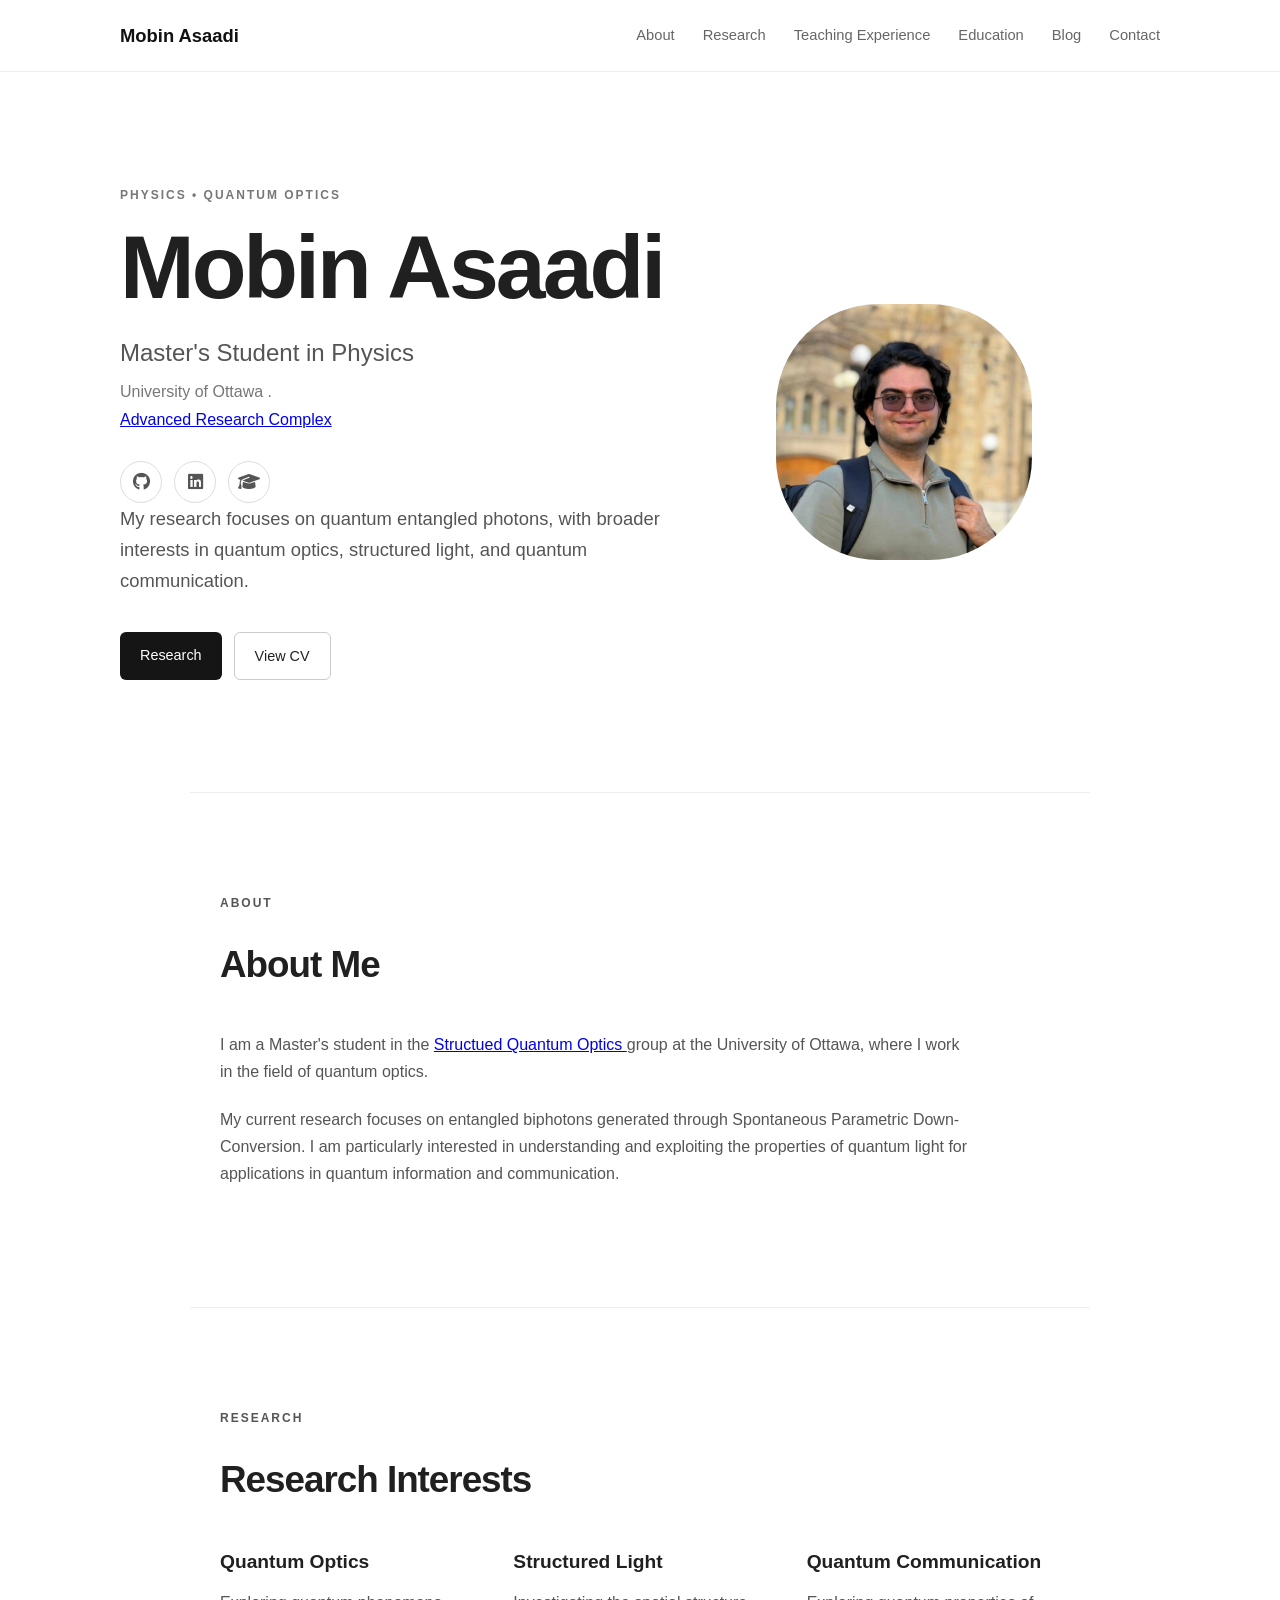
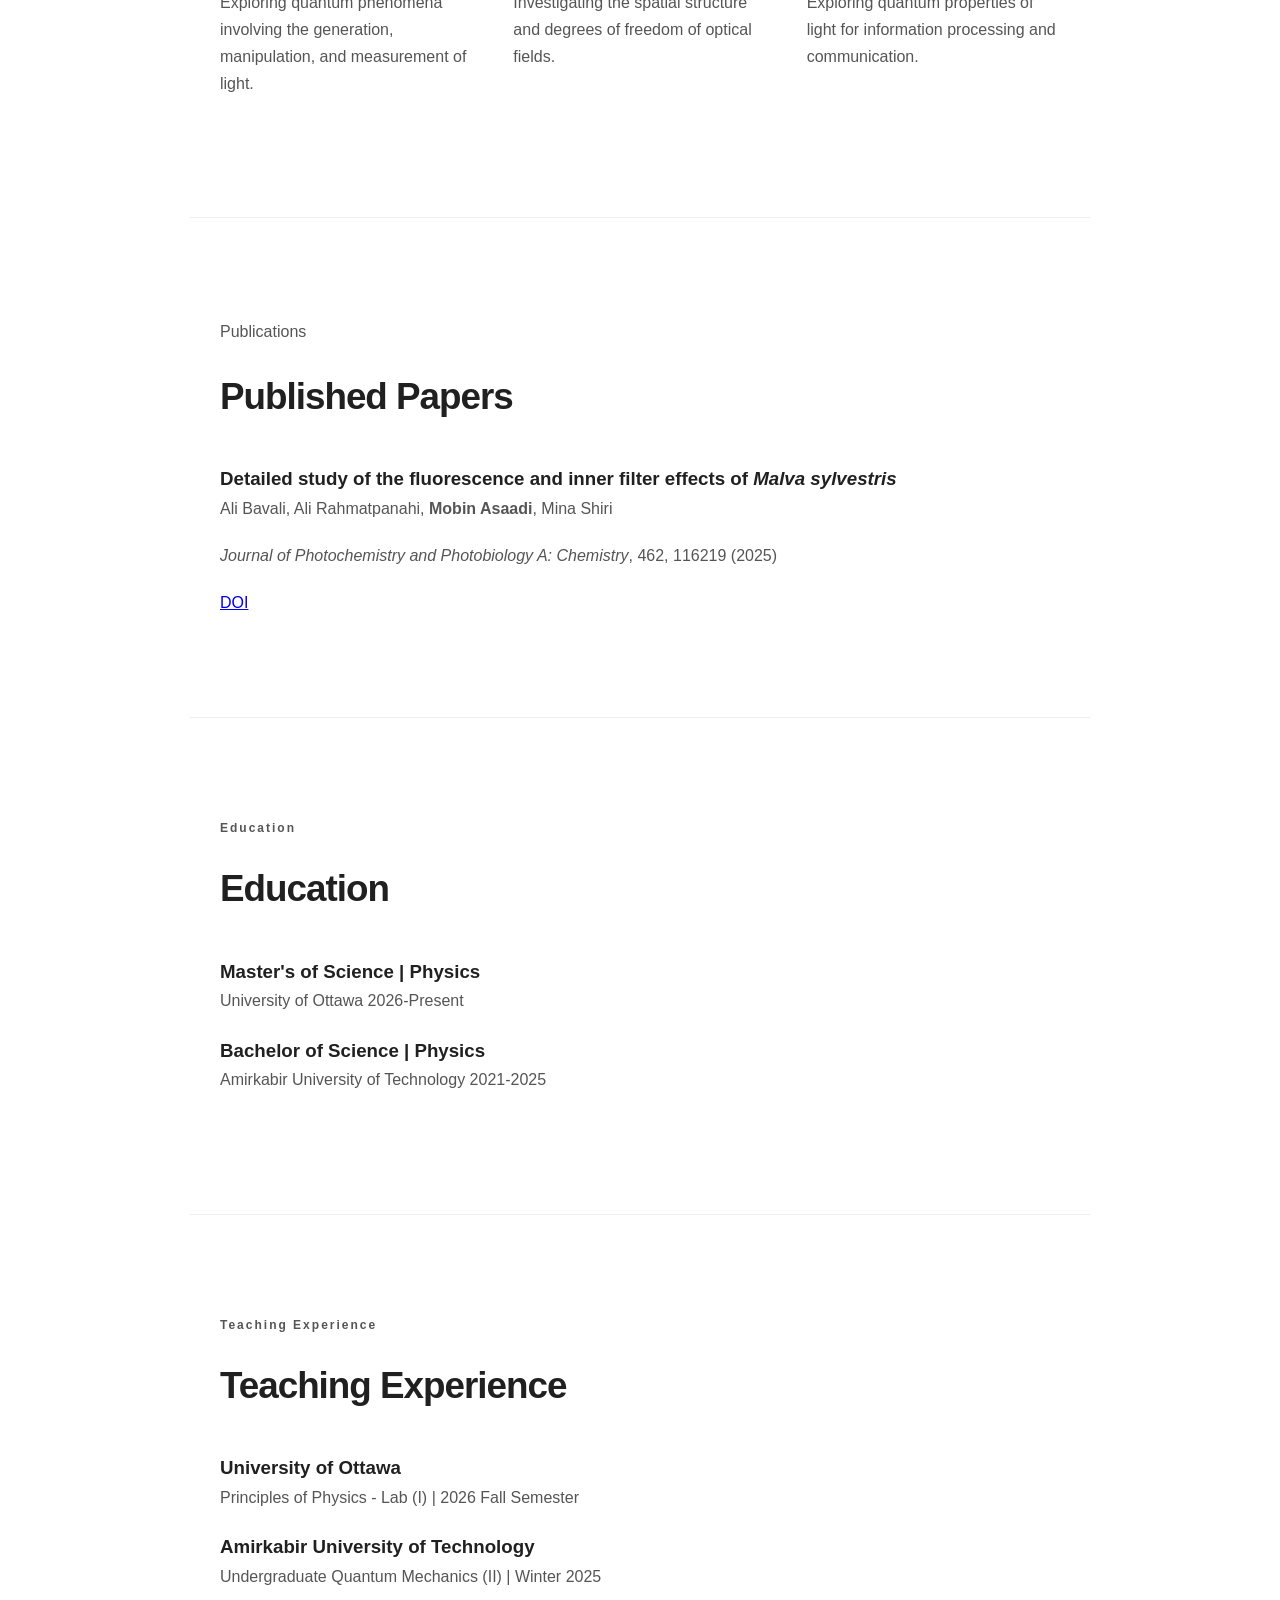
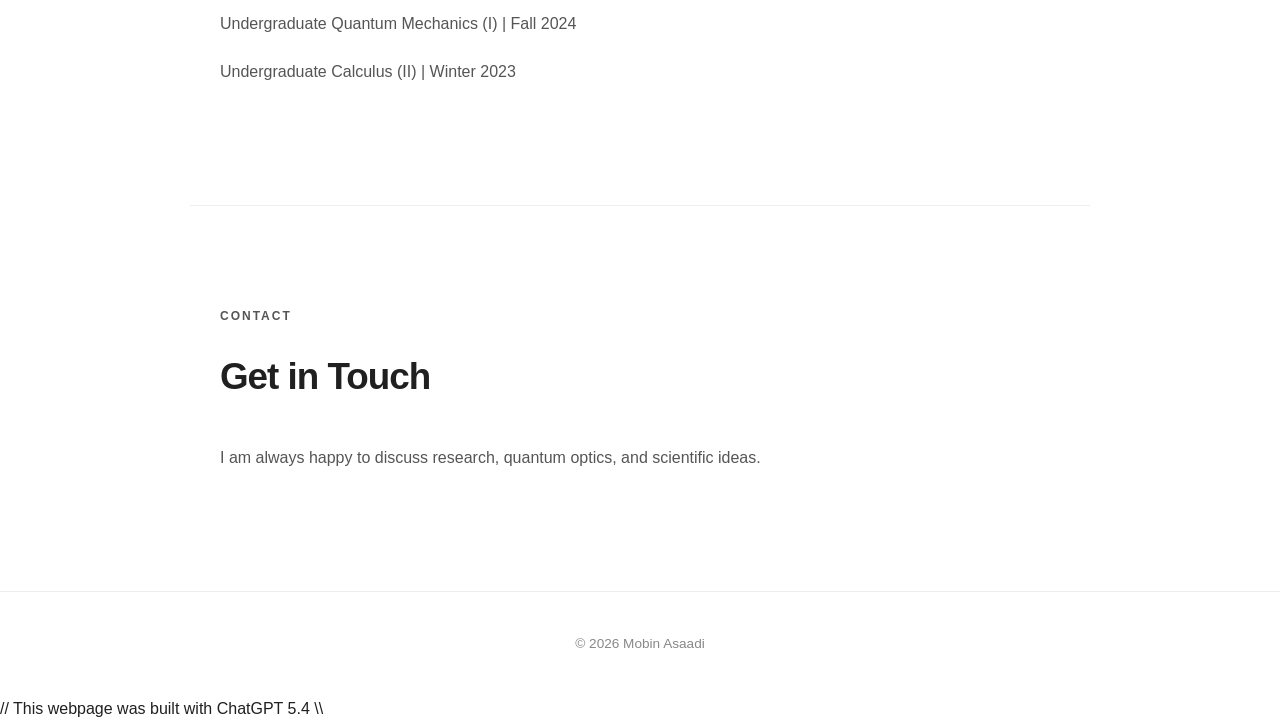
<file: index.html>
<!DOCTYPE html>
<html lang="en">

<head>
    
<title>Mobin Asaadi | Quantum Optics Researcher | uOttawa</title>

    <meta name="description"
      content="Mobin Asaadi is a Physics MSc student at the University of Ottawa researching entangled photons, quantum optics, structured light and quantum communication.">

    <link rel="canonical"
          href="https://mobin7d2.github.io/">
    
    <meta property="og:type" content="profile">
    <meta property="og:title"
          content="Mobin Asaadi | Quantum Optics Researcher">
    <meta property="og:description"
          content="Explore my research in entangled photons, structured light and quantum optics at the University of Ottawa.">
    <meta property="og:url"
          content="https://mobin7d2.github.io/">
    <meta property="og:image"
      content="https://mobin7d2.github.io/MobinAsaadi.png">

    <meta charset="UTF-8">
    <meta name="viewport" content="width=device-width, initial-scale=1.0">

    <link rel="stylesheet" href="style.css">
    <link rel="stylesheet"
          href="https://cdnjs.cloudflare.com/ajax/libs/font-awesome/6.5.2/css/all.min.css">

</head>

<body>

    <!-- Navigation -->
    <header>
        <nav class="navbar">

            <a href="#" class="logo">
                Mobin Asaadi
            </a>

            <div class="nav-links">
                <a href="#about">About</a>
                <a href="#research">Research</a>
                <a href="#Teaching_Experience">Teaching Experience</a>
                <a href="#education">Education</a>
                <a href="blog.html">Blog</a>
                <a href="#contact">Contact</a>
            </div>

        </nav>
    </header>


    <!-- Homepage -->
    <main>

        <section class="hero">

            <div class="hero-text">

                <p class="eyebrow">
                    PHYSICS • QUANTUM OPTICS
                </p>

                <h1>
                    Mobin Asaadi
                </h1>

                <h2>
                Master's Student in Physics
                </h2>
                <p class="affiliation">
                    University of Ottawa . <br>
                    <a href="https://www.uottawa.ca/about-us/administration-services/facilities/campus-maps/building/advanced-research-complex-arc"
                       target="_blank"
                       rel="noopener noreferrer">
                        Advanced Research Complex
                    </a>
                    
                </p>
                
    <!         # Social Media #        >
                
            <p>
                <div class="social-links">
                
                                       <!         # GITHUB #        >
                                       
                    <a href="https://github.com/Mobin7d2"
                       target="_blank"
                       rel="noopener noreferrer"
                       aria-label="GitHub">
                        <i class="fa-brands fa-github"></i>
                    </a>
                                       
                                       <!         # LinkedIn #        >
                                       
                 <a href="https://www.linkedin.com/in/mobin-asaadi-7d2/" 
                       target="_blank"
                       rel="noopener noreferrer"
                       aria-label="LinkedIn">
                        <i class="fa-brands fa-linkedin"></i>
                    </a>
                
                                       <!         # Google Scholar #        >
                    
                 <a href="https://scholar.google.com/citations?user=oWpLB_4AAAAJ&hl=en" 
                       target="_blank"
                       rel="noopener noreferrer"
                       aria-label="Google Scholar">
                        <i class="fa-solid fa-graduation-cap"></i>
                    </a>
                
                </div>
            </p>


                <p class="intro">
                    
                    My research focuses on quantum entangled photons,
                    with broader interests in quantum optics,
                    structured light, and quantum communication.
                </p>

                <div class="hero-buttons">

                    <a href="#research" class="button">
                        Research
                    </a>

                    <a href="./MobinAsaadi_CV_Oct25.pdf" class="button secondary">
                        View CV
                    </a>

                </div>

            </div>


            <!-- Profile Photo -->
            <img
                src="./MobinAsaadi.png"
                alt="Mobin Asaadi"
                class="profile-photo"
                >
                    
                

            

        </section>


        <!-- About -->
        <section id="about" class="section">

            <p class="section-label">
                ABOUT
            </p>

            <h2>
                About Me
            </h2>

            <p>
                I am a Master's student in the <a href="https://sqogroup.ca/Mobin-Asaadi/"
                       target="_blank"
                       rel="noopener noreferrer">
                        Structued Quantum Optics
                    </a> 
                group at the University of Ottawa, where I work in the field of quantum optics.
            </p>

            <p>
                My current research focuses on entangled
                biphotons generated through Spontaneous Parametric Down-Conversion. I am particularly interested in understanding
                and exploiting the properties of quantum light for applications
                in quantum information and communication.
            </p>

        </section>


        <!-- Research -->
        <section id="research" class="section">

            <p class="section-label">
                RESEARCH
            </p>

            <h2>
                Research Interests
            </h2>

            <div class="research-grid">

                <div class="research-item">

                    <h3>
                        Quantum Optics
                    </h3>

                    <p>
                        Exploring quantum phenomena involving the
                        generation, manipulation, and measurement
                        of light.
                    </p>

                </div>


                <div class="research-item">

                    <h3>
                        Structured Light
                    </h3>

                    <p>
                        Investigating the spatial structure and
                        degrees of freedom of optical fields.
                    </p>

                </div>


                <div class="research-item">

                    <h3>
                        Quantum Communication
                    </h3>

                    <p>
                        Exploring quantum properties of light for
                        information processing and communication.
                    </p>

                </div>

            </div>

        </section>

        
        <section id="Publication" class="section">
            <p>
                Publications
            </p>
            
            <h2>
                Published Papers
            </h2>

            <div class="publication">
                <h3>Detailed study of the fluorescence and inner filter effects of <em>Malva sylvestris</em></h3>
            
                <p class="authors">
                    Ali Bavali, Ali Rahmatpanahi, <strong>Mobin Asaadi</strong>, Mina Shiri
                </p>
            
                <p class="journal">
                    <em>Journal of Photochemistry and Photobiology A: Chemistry</em>,
                    462, 116219 (2025)
                </p>
            
                <div class="publication-links">
                    <a href="https://doi.org/10.1016/j.jphotochem.2024.116219"
                       target="_blank"
                       rel="noopener noreferrer">
                        DOI
                    </a>
                </div>
            </div>

        </section>


        <!-- Projects 
        <section id="projects" class="section">

            <p class="section-label">
                PROJECTS
            </p>

            <h2>
                Selected Projects
            </h2>

            <div class="projects-grid">

                <article class="project-card">

                    <h3>
                        Quantum Optics
                    </h3>

                    <p>
                        Research and experimental work involving
                        quantum states of light and entangled photons.
                    </p>

                </article>


                <article class="project-card">

                    <h3>
                        Structured Light
                    </h3>

                    <p>
                        Exploring methods for generating and
                        manipulating structured optical fields.
                    </p>

                </article>


                <article class="project-card">

                    <h3>
                        Computational Physics
                    </h3>

                    <p>
                        Computational projects involving numerical
                        simulation and analysis of physical systems.
                    </p>

                </article>

            </div>

        </section>
-->

    <!-- CV -->
        <!-- <section id="cv" class="section">

            <p class="section-label">
                CV
            </p>

            <h2>
                Curriculum Vitae
            </h2>

            <p>
                For my academic background, research experience,
                publications, and technical skills, please see my
                curriculum vitae.
            </p>

            <a href="#" class="button">
                View CV
            </a>

        </section>
     -->
        
        <!-- Education -->
        <section id="education" class="section">
            <p class="section-label">
                Education
            </p>
            <h2>
                Education
            </h2>
            
            <h3>
                Master's of Science | Physics
            </h3>
            <p>
                University of Ottawa
                2026-Present
            </p>
            <h3>
                Bachelor of Science | Physics
            </h3>
            <p>
                Amirkabir University of Technology
                2021-2025
            </p>
            
            
        </section>

        <!-- Teaching Experience -->
        <section id="Teaching_Experience" class="section">
            <p class="section-label">
                Teaching Experience
            </p>
            <h2>
                Teaching Experience 
            </h2>
            
            <h3>
                University of Ottawa
            </h3>
            <p>
                Principles of Physics - Lab (I) | 2026 Fall Semester 
            </p>
            <h3>
                Amirkabir University of Technology
            </h3>
            <p>
                Undergraduate Quantum Mechanics (II) | Winter 2025
            </p>
            
            <p>
                Undergraduate Quantum Mechanics (I) | Fall 2024
            </p>

            <p>
                Undergraduate Calculus (II) | Winter 2023
            </p>
            
        </section>
        
        

        <!-- Contact -->
        <section id="contact" class="section">

            <p class="section-label">
                CONTACT
            </p>

            <h2>
                Get in Touch
            </h2>

            <p>
                I am always happy to discuss research, quantum optics,
                and scientific ideas.
            </p>

        </section>
          

    </main>


    <!-- Footer -->
    <footer>

        <p>
            © 2026 Mobin Asaadi
        </p>

    </footer>

</body>

</html>


// This webpage was built with ChatGPT 5.4 \\
</file>
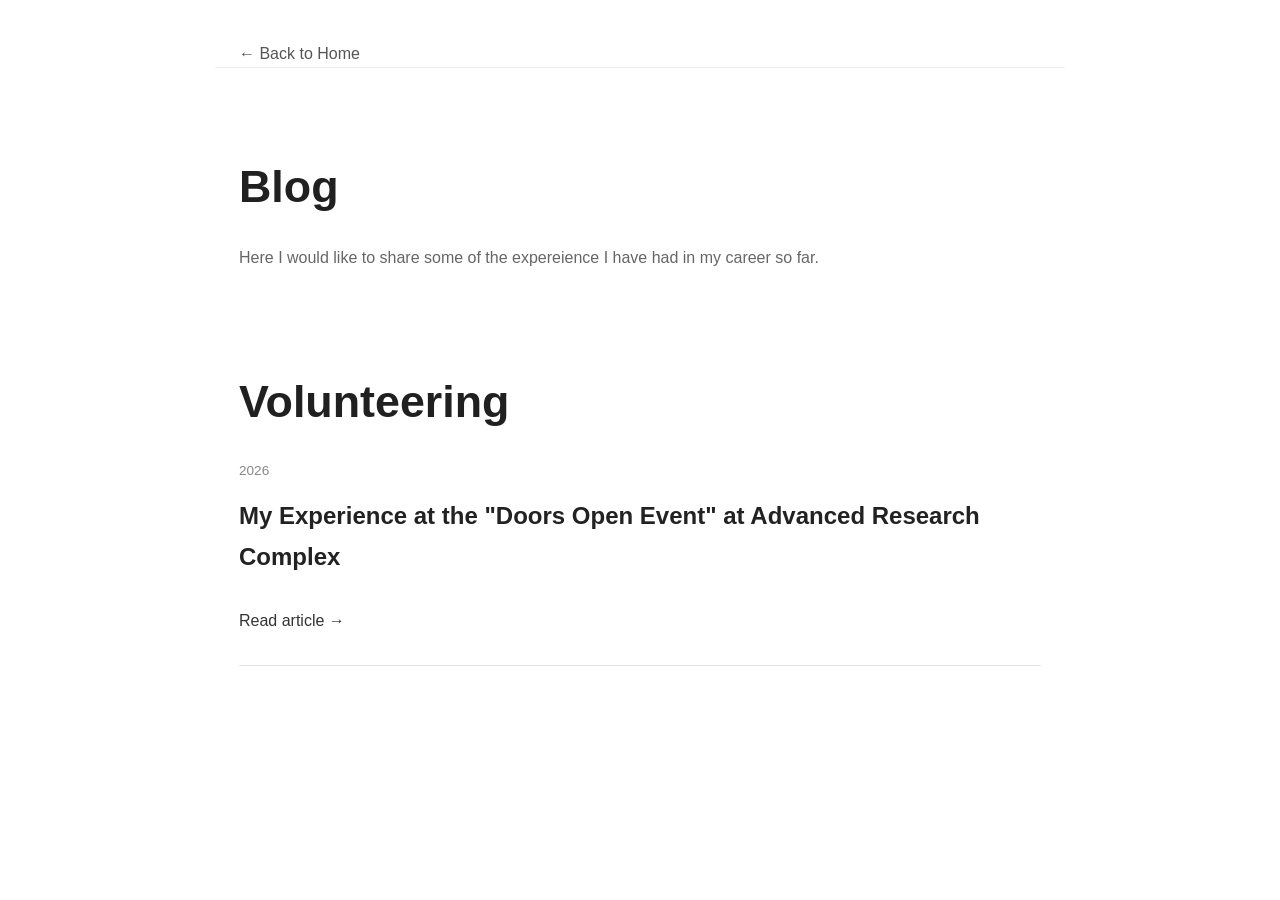
<file: blog.html>
<!DOCTYPE html>
<html lang="en">

<head>
    <meta charset="UTF-8">
    <meta name="viewport"
          content="width=device-width, initial-scale=1.0">

    <title>Blog | Mobin Asaadi</title>

    <link rel="stylesheet" href="style.css">
</head>

<body>

    <header class="blog-header">
        <a href="index.html">← Back to Home</a>
    </header>

    <main class="blog-container">

        <h1>Blog</h1>

        <p class="blog-intro">
            Here I would like to share some of the expereience I have had in my career so far.
        </p>

        <div class="blog-card">
            <h1>
                Volunteering
            </h1>

            <p class="blog-date">2026</p>

            <h2>
                <a href="blog/Doors_Open_2026.html">
                    My Experience at the "Doors Open Event" at Advanced Research Complex
                </a>
            </h2>

            <a href="blog/Doors_Open_2026.html"
               class="read-more">
                Read article →
            </a>

        </div>

    </main>

</body>
</html>
</file>
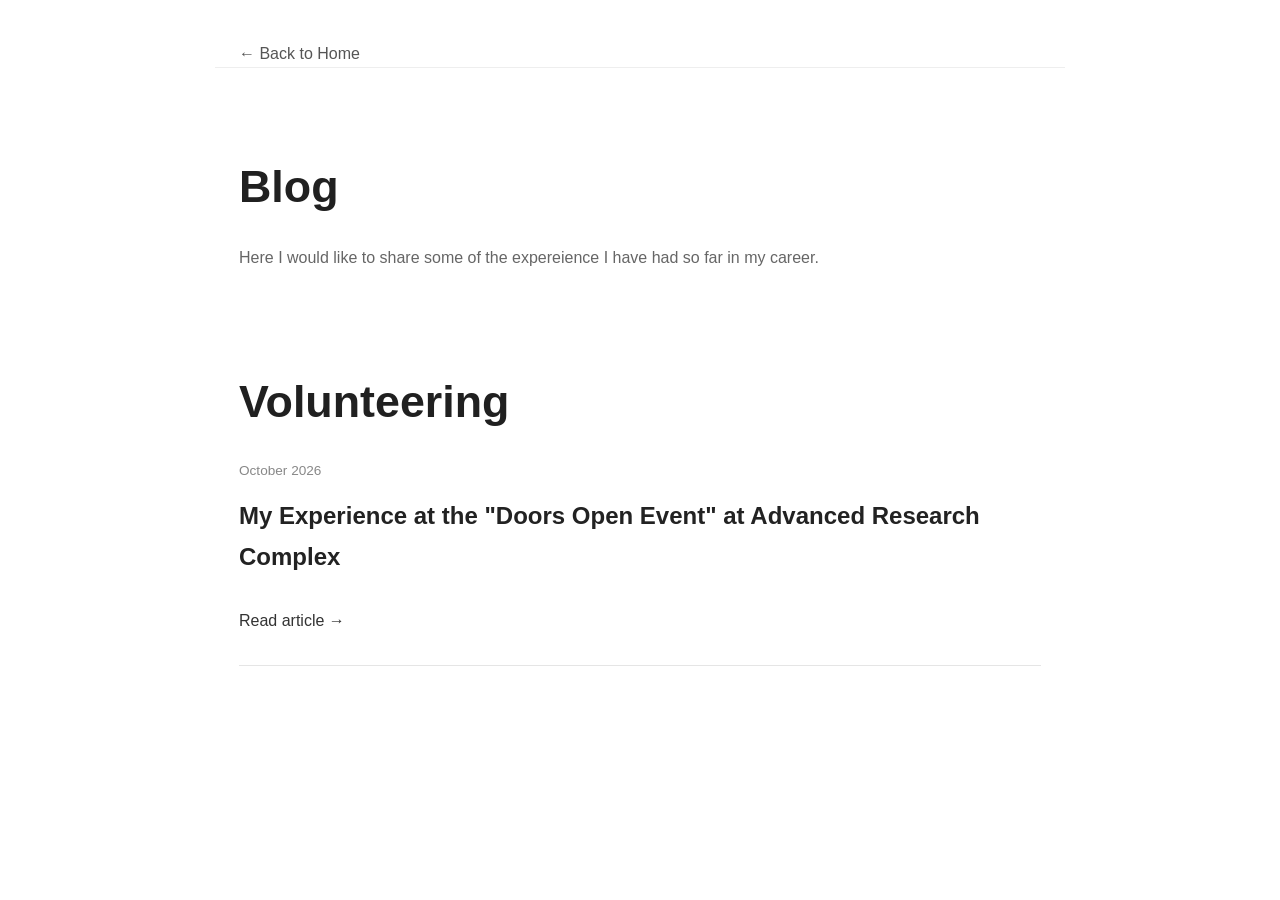
<file: Blog.html>
<!DOCTYPE html>
<html lang="en">

<head>
    <meta charset="UTF-8">
    <meta name="viewport"
          content="width=device-width, initial-scale=1.0">

    <title>Blog | Mobin Asaadi</title>

    <link rel="stylesheet" href="style.css">
</head>

<body>

    <header class="blog-header">
        <a href="index.html">← Back to Home</a>
    </header>

    <main class="blog-container">

        <h1>Blog</h1>

        <p class="blog-intro">
            Here I would like to share some of the expereience I have had so far in my career.
        </p>

        <div class="blog-card">
            <h1>
                Volunteering
            </h1>

            <p class="blog-date">October 2026</p>

            <h2>
                <a href="posts/Doors_Open_2026.html">
                    My Experience at the "Doors Open Event" at Advanced Research Complex
                </a>
            </h2>

            <a href="blog/Doors_Open_2026.html"
               class="read-more">
                Read article →
            </a>

        </div>

    </main>

</body>
</html>
</file>
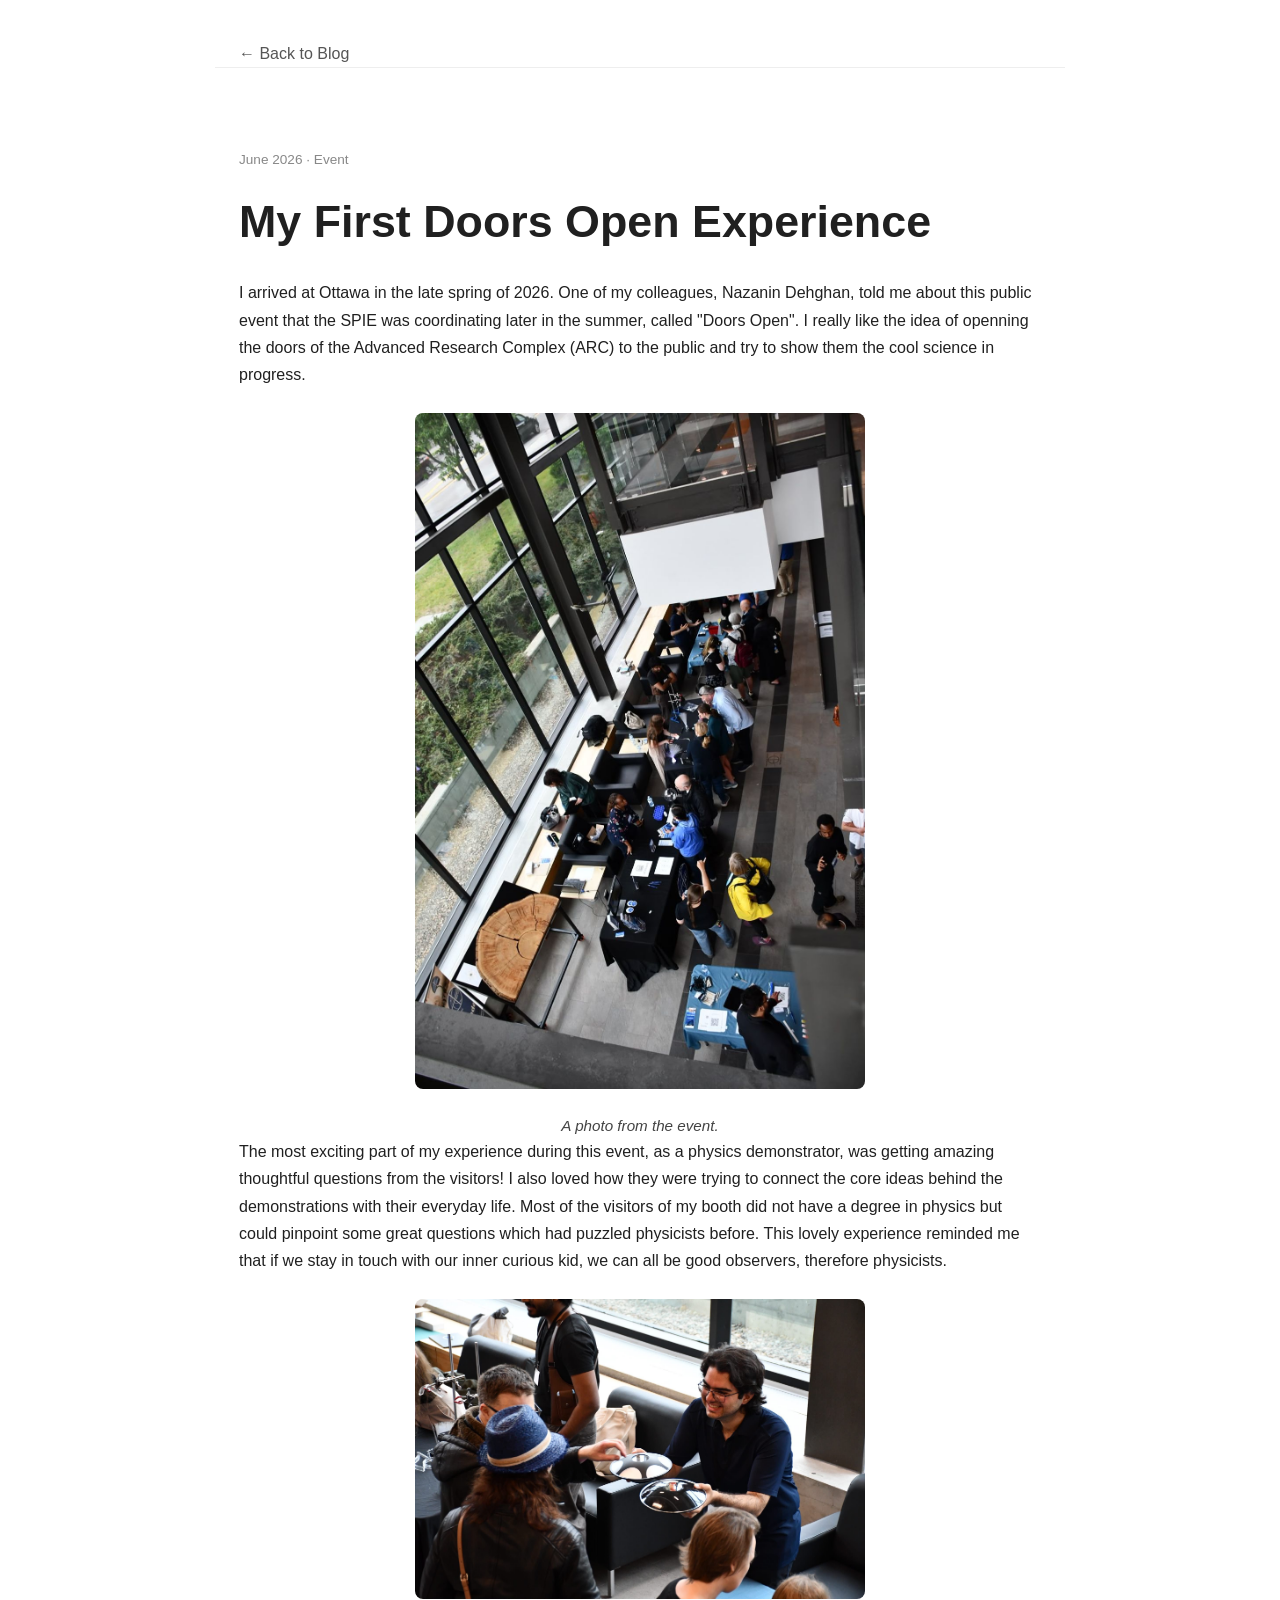
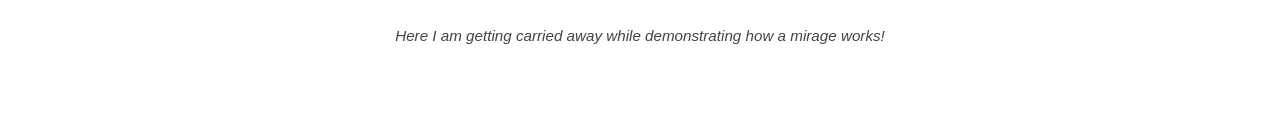
<file: blog/Doors_Open_2026.html>
<!DOCTYPE html>
<html lang="en">

<head>
    <meta charset="UTF-8">
    <meta name="viewport"
          content="width=device-width, initial-scale=1.0">

    <title>
        My First Doors Open Experience | Mobin Asaadi
    </title>

    <link rel="stylesheet" href="../style.css">
</head>

<body>

    <header class="blog-header">
        <a href="../blog.html">← Back to Blog</a>
    </header>

    <main class="blog-container">

        <article class="blog-article">

            <p class="blog-date">
                June 2026 · Event
            </p>

            <h1>My First Doors Open Experience</h1>

            <p>
                I arrived at Ottawa in the late spring of 2026. One of my colleagues, Nazanin Dehghan, told me about this public event that the SPIE was 
                coordinating later in the summer, called "Doors Open". I really like the idea of openning the doors of the Advanced Research Complex (ARC)
                to the public and try to show them the cool science in progress.
            </p>
            
            <figure class="blog-figure">
                <img
                    src="../Images/Doors_Open_2026_2.jpeg"
                    alt="A shot of the Doors Open event."
                    loading="lazy"
                >
            
                <figcaption class="blog-article">
                    A photo from the event.
                </figcaption>
            </figure>

            <p>
                The most exciting part of my experience during this event, as a physics demonstrator, was getting amazing thoughtful questions from the 
                visitors! I also loved how they were trying to connect the core ideas behind the demonstrations with their everyday life. Most of the visitors 
                of my booth did not have a degree in physics but could pinpoint some great questions which had puzzled physicists before. This lovely experience
                reminded me that if we stay in touch with our inner curious kid, we can all be good observers, therefore physicists.
            </p>
            
            <figure class="blog-figure">
                <img
                    src="../Images/Doors_Open_2026.jpeg"
                    alt="Demonstrating"
                    loading="lazy"
                >
            
                <figcaption class="blog-article">
                    Here I am getting carried away while demonstrating how a mirage works!
                </figcaption>
            </figure>

           
        </article>

    </main>

</body>
</html>
</file>
<file: style.css>
/* ==============================
   RESET
============================== */

* {
    margin: 0;
    padding: 0;
    box-sizing: border-box;
}

html {
    scroll-behavior: smooth;
}

body {
    font-family:
        -apple-system,
        BlinkMacSystemFont,
        "Segoe UI",
        Roboto,
        Helvetica,
        Arial,
        sans-serif;

    color: #202020;
    background: #ffffff;

    line-height: 1.7;
}


/* ==============================
   NAVIGATION
============================== */

header {
    position: sticky;
    top: 0;

    background: rgba(255, 255, 255, 0.94);

    backdrop-filter: blur(10px);

    border-bottom: 1px solid #eeeeee;

    z-index: 100;
}

.navbar {
    max-width: 1100px;

    margin: auto;

    padding: 20px 30px;

    display: flex;
    justify-content: space-between;
    align-items: center;
}

.logo {
    color: #111111;

    font-size: 1.15rem;

    font-weight: 600;

    text-decoration: none;
}

.nav-links {
    display: flex;

    gap: 28px;
}

.nav-links a {
    color: #666666;

    text-decoration: none;

    font-size: 0.92rem;
}

.nav-links a:hover {
    color: #111111;
}


/* ==============================
   HERO
============================== */

.hero {
    max-width: 1100px;

    min-height: 80vh;

    margin: auto;

    padding: 90px 30px;

    display: grid;

    grid-template-columns: 1.5fr 1fr;

    gap: 80px;

    align-items: center;
}

.hero-text {
    max-width: 700px;
}

.eyebrow,
.section-label {
    font-size: 0.75rem;

    letter-spacing: 2px;

    font-weight: 600;

    color: #777777;

    margin-bottom: 18px;
}

.hero h1 {
    font-size: clamp(3.5rem, 7vw, 6rem);

    line-height: 1;

    letter-spacing: -3px;

    margin-bottom: 20px;
}

.hero h2 {
    font-size: 1.5rem;

    font-weight: 400;

    color: #555555;

    margin-bottom: 5px;
}

.affiliation {
    color: #777777;

    margin-bottom: 25px;
}

.intro {
    font-size: 1.15rem;

    color: #555555;

    max-width: 650px;

    margin-bottom: 35px;
}


/* ==============================
   HERO PHOTO
============================== */

.hero-photo {
    display: flex;

    justify-content: center;
}

.profile-photo {
 
    width: clamp(140px, 20vw, 500px);
    height: clamp(140px, 20vw, 500px);

    object-fit: cover;

    border-radius: 40%;

}


/* ==============================
   BUTTONS
============================== */

.hero-buttons {
    display: flex;

    gap: 12px;
}

.button {
    display: inline-block;

    padding: 11px 20px;

    background: #151515;

    color: #ffffff;

    border-radius: 6px;

    text-decoration: none;

    font-size: 0.9rem;
}

.button:hover {
    opacity: 0.8;
}

.button.secondary {
    background: transparent;

    color: #222222;

    border: 1px solid #cccccc;
}


/* ==============================
   SECTIONS
============================== */

.section {
    max-width: 900px;

    margin: auto;

    padding: 100px 30px;

    border-top: 1px solid #eeeeee;
}

.section h2 {
    font-size: 2.3rem;

    letter-spacing: -1px;

    margin-bottom: 35px;
}

.section p {
    max-width: 750px;

    color: #555555;

    margin-bottom: 20px;
}


/* ==============================
   RESEARCH
============================== */

.research-grid {
    display: grid;

    grid-template-columns: repeat(3, 1fr);

    gap: 40px;
}

.research-item h3 {
    font-size: 1.2rem;

    margin-bottom: 10px;
}


/* ==============================
   PROJECTS
============================== */

.projects-grid {
    display: grid;

    grid-template-columns: repeat(3, 1fr);

    gap: 20px;
}

.project-card {
    padding: 25px;

    border: 1px solid #e5e5e5;

    border-radius: 8px;

    transition: transform 0.2s ease;
}

.project-card:hover {
    transform: translateY(-4px);
}

.project-card h3 {
    margin-bottom: 10px;
}

.project-card p {
    font-size: 0.92rem;
}


/* ==============================
   FOOTER
============================== */

footer {
    padding: 40px 20px;

    border-top: 1px solid #eeeeee;

    text-align: center;

    color: #888888;

    font-size: 0.85rem;
}


/* ==============================
   MOBILE
============================== */

@media (max-width: 750px) {

    .navbar {
        flex-direction: column;

        gap: 15px;
    }

    .nav-links {
        gap: 16px;

        flex-wrap: wrap;

        justify-content: center;
    }

    .hero {
        grid-template-columns: 1fr;

        padding-top: 70px;

        gap: 50px;
    }

    .hero h1 {
        letter-spacing: -2px;
    }

    .hero-photo {
        justify-content: flex-start;
    }

    .photo-placeholder {
        width: 240px;

        height: 290px;
    }

    .research-grid {
        grid-template-columns: 1fr;
    }

    .projects-grid {
        grid-template-columns: 1fr;
    }

}


/* ==============================
   Social Links
============================== */

.social-links {
    display: flex;
    gap: 12px;
    margin-top: 28px;
}

.social-links a {
    width: 42px;
    height: 42px;

    display: flex;
    align-items: center;
    justify-content: center;

    border: 1px solid #dddddd;
    border-radius: 50%;

    color: #555555;

    text-decoration: none;

    font-size: 1.1rem;

    transition: all 0.25s ease;
}

.social-links a:hover {
    color: #111111;
    border-color: #111111;
    transform: translateY(-3px);
}


/* Blog Page */

.blog-header {
    max-width: 850px;
    margin: 40px auto;
    padding: 0 24px;
}

.blog-header a {
    text-decoration: none;
    color: #555;
}

.blog-container {
    max-width: 850px;
    margin: 80px auto;
    padding: 0 24px;
}

.blog-container h1 {
    font-size: 2.8rem;
    margin-bottom: 20px;
}

.blog-intro {
    color: #666;
    line-height: 1.8;
    margin-bottom: 60px;
}

.blog-card {
    padding: 30px 0;
    border-bottom: 1px solid #e5e5e5;
}

.blog-date {
    font-size: 0.85rem;
    color: #888;
    margin-bottom: 12px;
}

.blog-card h2 {
    font-size: 1.5rem;
    margin-bottom: 15px;
}

.blog-card h2 a {
    text-decoration: none;
    color: #222;
}

.blog-card h2 a:hover {
    color: #666;
}

.blog-card p {
    line-height: 1.8;
}

/* Images inside blog articles */

.blog-article img {
    display: block;
    width: 80%;
    max-width: 450px;
    height: auto;
    margin: 25px auto;
    border-radius: 8px;
}

/* Captions */

.blog-article figcaption {
    margin-top: 14px;
    padding: 0 12px;
    text-align: center;
    font-size: 0.95rem;
    line-height: 1.6;
    color: #444;
    font-style: italic;
}


.read-more {
    display: inline-block;
    margin-top: 15px;
    text-decoration: none;
    color: #333;
    font-weight: 500;
}
</file>
